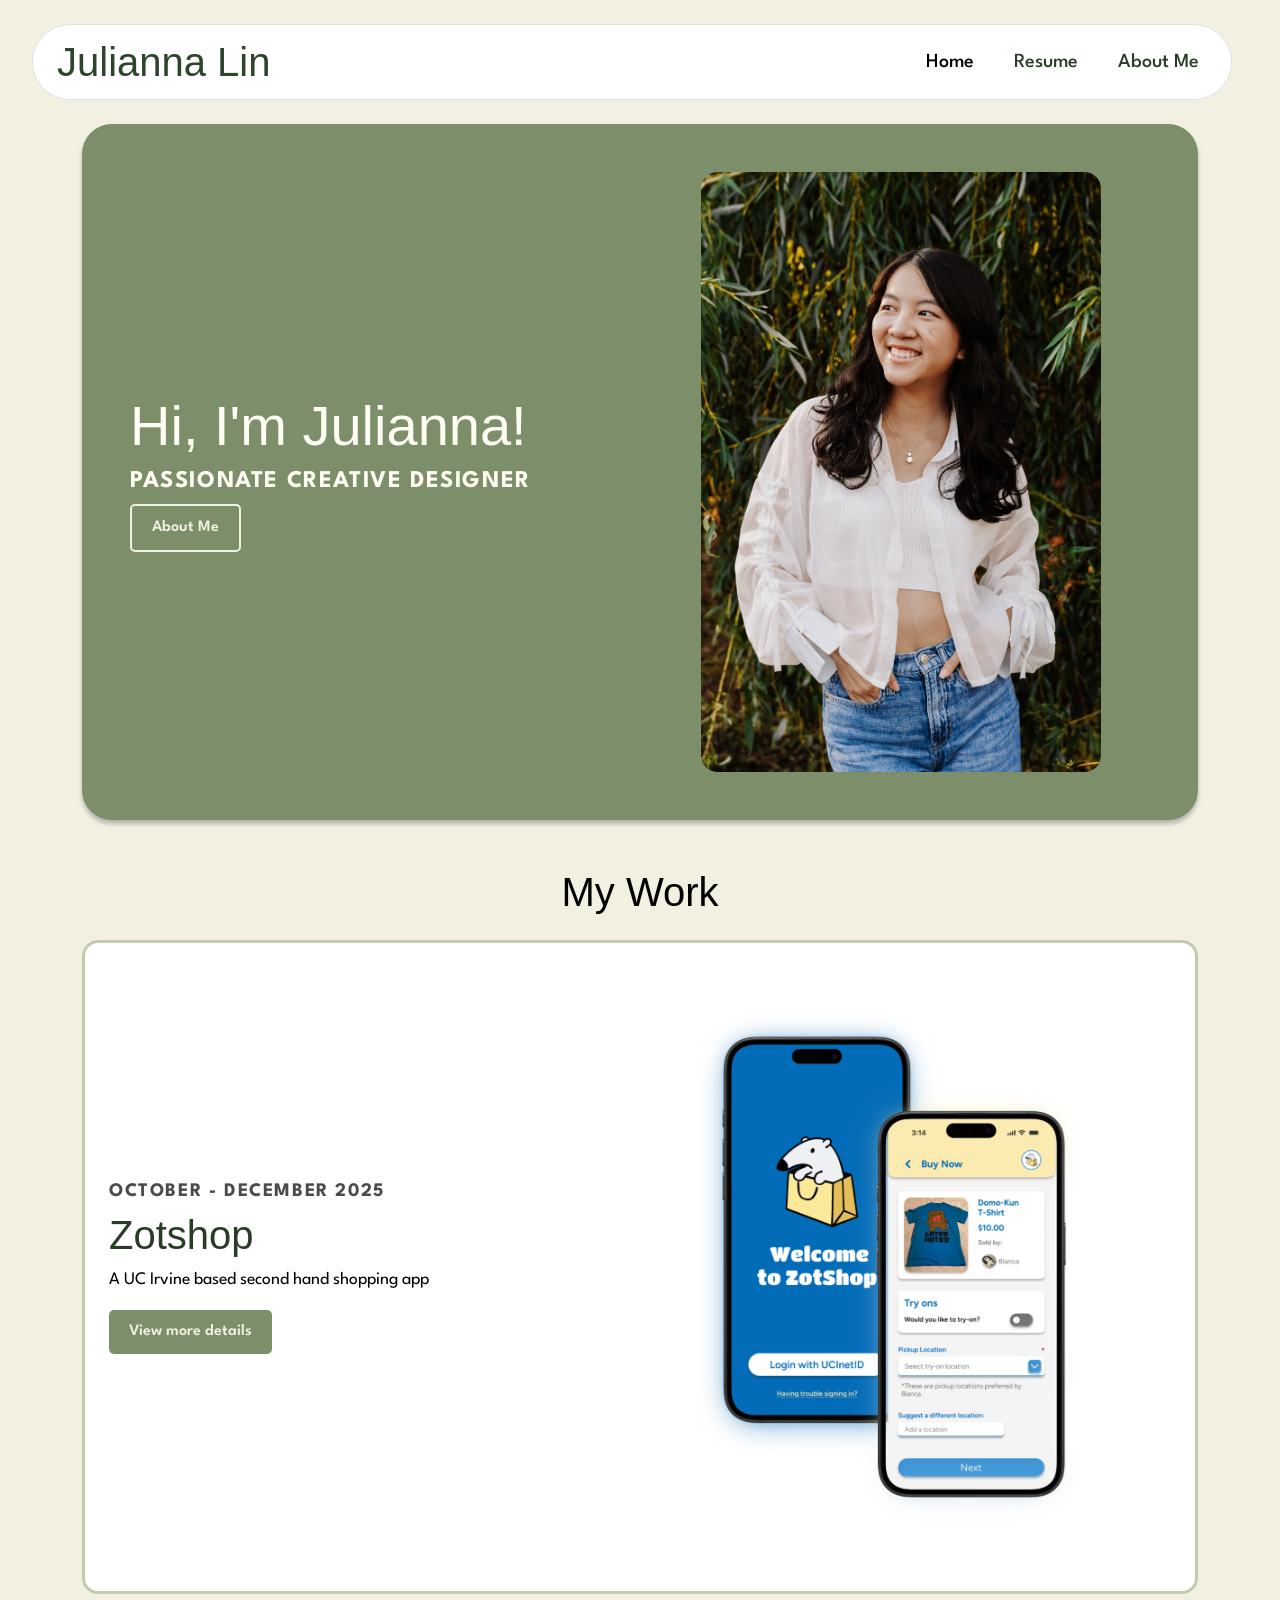
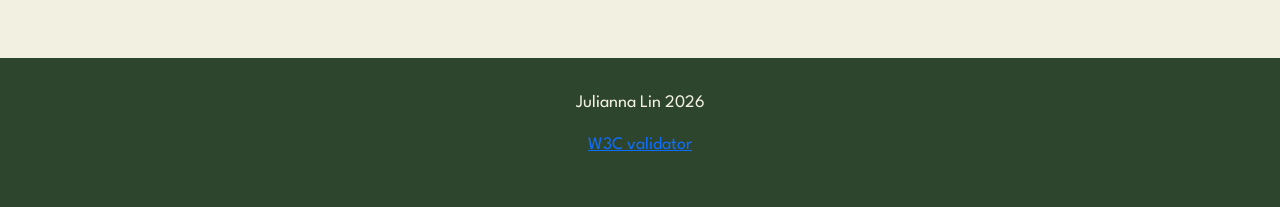
<file: index.html>
<!doctype html>
<html lang="en">

<!--
WRITTEN BY: Julianna Lin
EMAIL: juliayl6@uci.edu
-->

<head>
  <meta charset="utf-8">
  <meta name="author" content="Julianna Lin">
  <meta name="description" content="Julianna Lin's Portfolio">
  <meta name = "viewport" content = "width=device-width, initial-scale = 1">
   <!-- you would link to an external stylesheet here! -->
    <link rel = "stylesheet" href = "bootstrap-5.3.8-dist/css/bootstrap.min.css">
    
    <link rel="preconnect" href="https://fonts.googleapis.com">
        <link rel="preconnect" href="https://fonts.gstatic.com" crossorigin>
        <link href="https://fonts.googleapis.com/css2?family=Chewy&family=Inter:ital,opsz,wght@0,14..32,100..900;1,14..32,100..900&display=swap" rel="stylesheet">

        <link rel="preconnect" href="https://fonts.googleapis.com">
        <link rel="preconnect" href="https://fonts.gstatic.com" crossorigin>
        <link href="https://fonts.googleapis.com/css2?family=Chewy&family=Inter:ital,opsz,wght@0,14..32,100..900;1,14..32,100..900&family=League+Spartan:wght@100..900&display=swap" rel="stylesheet">
    <link rel="stylesheet" href="css/about.css">
  <title>Julianna Lin: Home</title>
</head>
<body>
    <nav class="navbar navbar-expand-lg navbar-light bg-white my-4 rounded-pill border">
        <div class="container-fluid px-4">
            <a class="navbar-brand nav-logo" href="#">
                <h3>Julianna Lin</h3>
            </a>
            
            <button class="navbar-toggler" type="button" data-bs-toggle="collapse" data-bs-target="#navbarNav" aria-controls="navbarNav" aria-expanded="false" aria-label="Toggle navigation">
                <span class="navbar-toggler-icon"></span>
            </button>

            <div class="collapse navbar-collapse justify-content-end" id="navbarNav">
                <ul class="navbar-nav gap-lg-4 text-center">
                    <li class="nav-item">
                        <a class="nav-link active" href="index.html">Home</a>
                    </li>
                    <li class="nav-item">
                        <a class="nav-link" href="https://drive.google.com/file/d/1GRPwN3dDpVvSD2RzSdVr0kmDmrTV7YCr/view?usp=sharing" target="_blank" rel="noopener noreferrer">Resume</a>
                    </li>
                    <li class="nav-item">
                        <a class="nav-link" href="aboutme.html">About Me</a>
                    </li>
                </ul>
            </div>
        </div>
    </nav>

    <div class = "container content">

        <div class = "hero_intro mb-5"> <!--hero section-->
            <div class = "intro_card p-4 p-md-5">
                <div class = "row align-items-center">
                    <div class = "col-md-6 text-start mb-4 mb-md-0 left_section">
                        <h1>Hi, I'm Julianna!</h1>
                        <h2>Passionate Creative Designer</h2>
                        <a class = "button-link" style="color: #F1F0E1; border: 2px solid #F1F0E1; border-radius: 5px;" href = "aboutme.html">About Me</a>
                    </div>    
                
                    <div class = "col-md-6">
                        <div class = "image-container mx-auto">
                            <img src="images/IMG_3742.JPG" alt="Picture of Juliana Lin" class = "portrait-img img-fluid">
                        </div>
                    </div>
                </div>
            </div>
        </div>


        <div class = "work mb-5">
            <h3 id = #mywork class = "mb-4 text-center">My Work</h3>

            <div class = "projectCard p-4">
                <div class = "row align-items-center w-100">
                    <div class ="col-md-6 text-start mb-4 mb-md-0 left_project">
                        <h2>October - December 2025</h2>
                        <h3 class = "text-start">Zotshop</h3>
                        <p>A UC Irvine based second hand shopping app</p>
                        <a class = "button-link" style = "text-decoration: none; color: #F1F0E1;;" href = "zotshop.html">View more details</a>
                    </div>

                    <div class = "col-md-6">
                        <div class = "image-container mx-auto">
                            <img src = "images/zotshopmockup.png" alt = "Mockups of zotshop app" class = "portrait-img img-fluid">
                        </div>
                    </div>
                </div>
            </div>
        </div>
    </div>
    <footer>
        <p>Julianna Lin 2026</p>
         <p>
        <a href="http://validator.w3.org/check?uri=referer">
        W3C validator
        </a>
    </p>
    </footer>
    <script src="https://cdn.jsdelivr.net/npm/bootstrap@5.3.2/dist/js/bootstrap.bundle.min.js"></script>

</body>
</html>
</file>
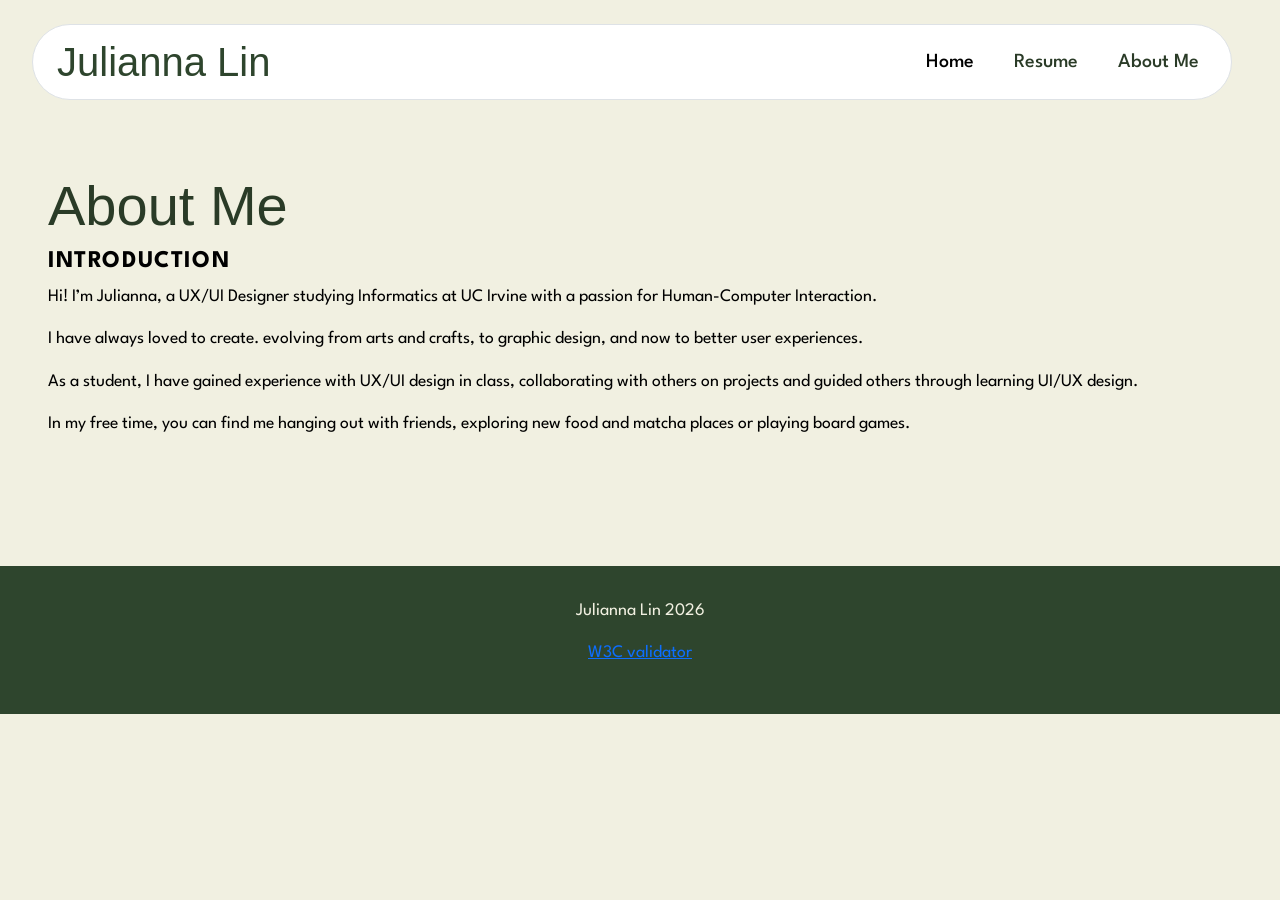
<file: aboutme.html>
<!doctype html>
<html lang="en">

<!--
WRITTEN BY: Julianna Lin
EMAIL: juliayl6@uci.edu
-->

<head>
  <meta charset="utf-8">
  <meta name="author" content="Julianna Lin">
  <meta name="description" content="Julianna Lin's Portfolio">
  <meta name = "viewport" content = "width=device-width, initial-scale = 1">
  <!-- you would also link to Bootstrap here! -->
    <link rel = "stylesheet" href = "bootstrap-5.3.8-dist/css/bootstrap.min.css">
   <!-- you would link to an external stylesheet here! -->

    <link rel="stylesheet" href="css/about.css">
    <link rel="preconnect" href="https://fonts.googleapis.com">
        <link rel="preconnect" href="https://fonts.gstatic.com" crossorigin>
        <link href="https://fonts.googleapis.com/css2?family=Chewy&family=Inter:ital,opsz,wght@0,14..32,100..900;1,14..32,100..900&display=swap" rel="stylesheet">

        <link rel="preconnect" href="https://fonts.googleapis.com">
        <link rel="preconnect" href="https://fonts.gstatic.com" crossorigin>
        <link href="https://fonts.googleapis.com/css2?family=Chewy&family=Inter:ital,opsz,wght@0,14..32,100..900;1,14..32,100..900&family=League+Spartan:wght@100..900&display=swap" rel="stylesheet">
    <link rel="stylesheet" href="css/about.css">
   
  <title>Julianna Lin: Home</title>
</head>
<body>
    <nav class="navbar navbar-expand-lg navbar-light bg-white my-4 rounded-pill border">
        <div class="container-fluid px-4">
            <a class="navbar-brand nav-logo" href="#">
                <h3>Julianna Lin</h3>
            </a>
            
            <button class="navbar-toggler" type="button" data-bs-toggle="collapse" data-bs-target="#navbarNav" aria-controls="navbarNav" aria-expanded="false" aria-label="Toggle navigation">
                <span class="navbar-toggler-icon"></span>
            </button>

            <div class="collapse navbar-collapse justify-content-end" id="navbarNav">
                <ul class="navbar-nav gap-lg-4 text-center">
                    <li class="nav-item">
                        <a class="nav-link active" href="index.html">Home</a>
                    </li>
                    <li class="nav-item">
                        <a class="nav-link" href="https://drive.google.com/file/d/1GRPwN3dDpVvSD2RzSdVr0kmDmrTV7YCr/view?usp=sharing" target="_blank" rel="noopener noreferrer">Resume</a>
                    </li>
                    <li class="nav-item">
                        <a class="nav-link" href="aboutme.html">About Me</a>
                    </li>
                </ul>
            </div>
        </div>
    </nav>



    <div class = "aboutsection"> 
        <h1 style = "color: #2A3B27;">About Me</h1>
        <h2>Introduction</h2>
        <p>Hi! I’m Julianna, a UX/UI Designer studying Informatics at UC Irvine with a passion for Human-Computer Interaction.</p>
        <p>I have always loved to create. evolving from arts and crafts, to graphic design, and now to better user experiences. </p>
        <p>As a student, I have gained experience with UX/UI design in class, collaborating with others on projects and guided others through learning UI/UX design. </p>
        <p>In my free time, you can find me hanging out with friends, exploring new food and matcha places or playing board games.</p>
    </div>

  
<footer>
    <p>Julianna Lin 2026</p>
    <p>
    <a href="http://validator.w3.org/check?uri=referer">
       W3C validator
    </a>
  </p>

</footer>
<script src="https://cdn.jsdelivr.net/npm/bootstrap@5.3.2/dist/js/bootstrap.bundle.min.js"></script>
</body>

</html>
</file>
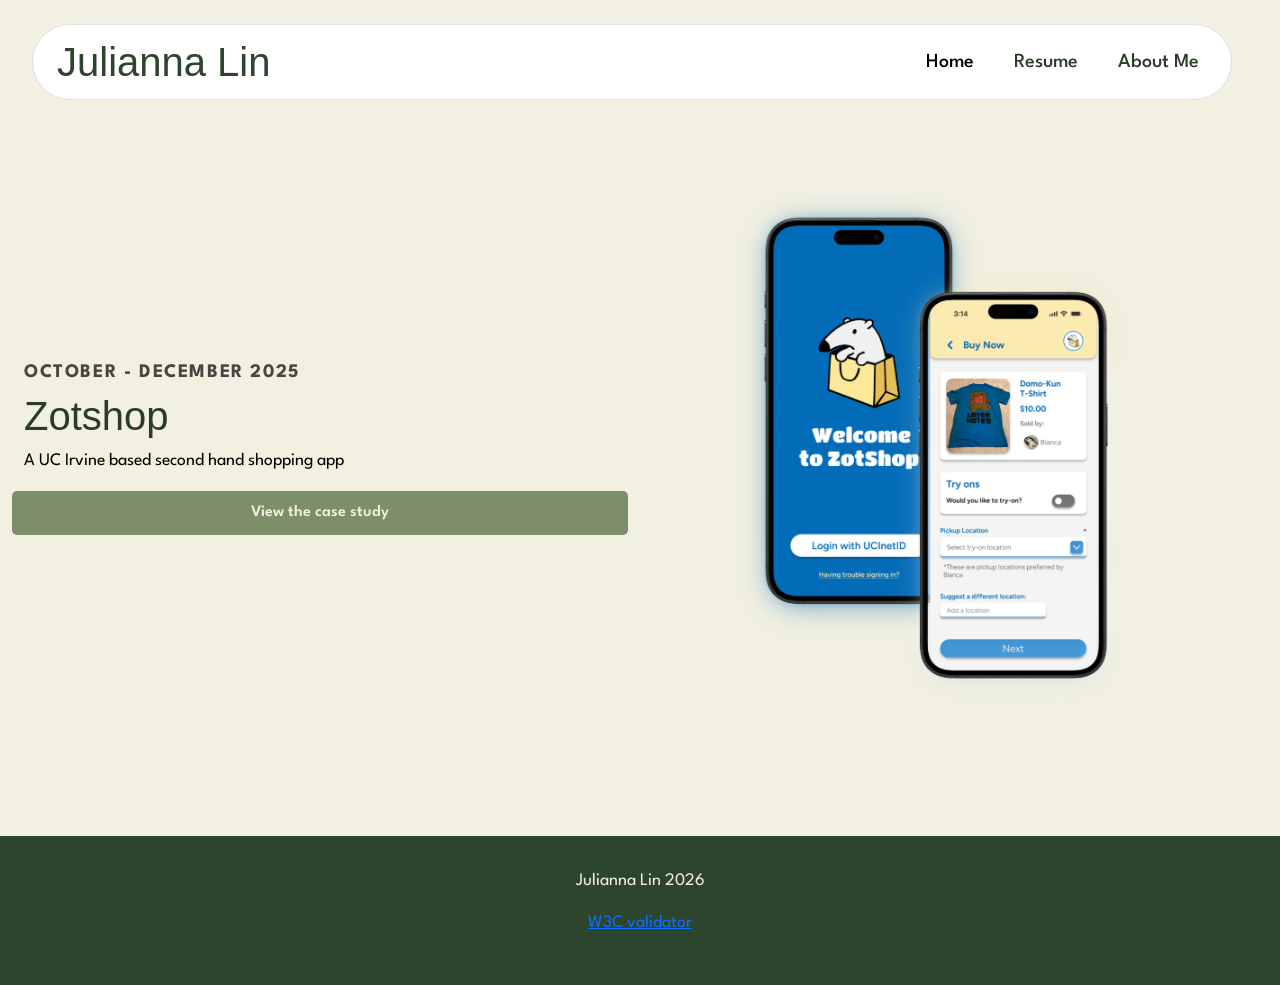
<file: zotshop.html>
<!doctype html>
<html lang="en">

<!--
WRITTEN BY: Julianna Lin
EMAIL: juliayl6@uci.edu
-->

<head>
  <meta charset="utf-8">
  <meta name="author" content="Julianna Lin">
  <meta name="description" content="Julianna Lin's Portfolio">
  <meta name = "viewport" content = "width=device-width, initial-scale = 1">
   <!-- you would link to an external stylesheet here! -->

    <link rel="preconnect" href="https://fonts.googleapis.com">
        <link rel="preconnect" href="https://fonts.gstatic.com" crossorigin>
        <link href="https://fonts.googleapis.com/css2?family=Chewy&family=Inter:ital,opsz,wght@0,14..32,100..900;1,14..32,100..900&display=swap" rel="stylesheet">

        <link rel="preconnect" href="https://fonts.googleapis.com">
        <link rel="preconnect" href="https://fonts.gstatic.com" crossorigin>
        <link href="https://fonts.googleapis.com/css2?family=Chewy&family=Inter:ital,opsz,wght@0,14..32,100..900;1,14..32,100..900&family=League+Spartan:wght@100..900&display=swap" rel="stylesheet">
   <!-- you would also link to Bootstrap here! -->
    <link rel = "stylesheet" href = "bootstrap-5.3.8-dist/css/bootstrap.min.css">
    <link rel="stylesheet" href="css/about.css">
  <title>ZotShop</title>
</head>
<body>
    <nav class="navbar navbar-expand-lg navbar-light bg-white my-4 rounded-pill border">
        <div class="container-fluid px-4">
            <a class="navbar-brand nav-logo" href="#">
                <h3>Julianna Lin</h3>
            </a>
            
            <button class="navbar-toggler" type="button" data-bs-toggle="collapse" data-bs-target="#navbarNav" aria-controls="navbarNav" aria-expanded="false" aria-label="Toggle navigation">
                <span class="navbar-toggler-icon"></span>
            </button>

            <div class="collapse navbar-collapse justify-content-end" id="navbarNav">
                <ul class="navbar-nav gap-lg-4 text-center">
                    <li class="nav-item">
                        <a class="nav-link active" href="index.html">Home</a>
                    </li>
                    <li class="nav-item">
                        <a class="nav-link" href="https://drive.google.com/file/d/1GRPwN3dDpVvSD2RzSdVr0kmDmrTV7YCr/view?usp=sharing" target="_blank" rel="noopener noreferrer">Resume</a>
                    </li>
                    <li class="nav-item">
                        <a class="nav-link" href="aboutme.html">About Me</a>
                    </li>
                </ul>
            </div>
        </div>
    </nav>

    <div class="p-4"> <!--hero section-->
        <div class = "row align-items-center w-100">
                    <div class ="col-md-6 text-start mb-4 mb-md-0 left_project">
                        <h2>October - December 2025</h2>
                        <h3 class = "text-start">Zotshop</h3>
                        <p>A UC Irvine based second hand shopping app</p>
                        <div class = "row align-items-center rowbuttons">
                            <a style = "text-decoration: none; color: #F1F0E1;;" href = "https://www.figma.com/deck/HXbWBLDeZcMzs2HAQMjUpN/ZotShop-Case-Study?node-id=26-2&t=0VVPnqi6uIFi8I1W-1" class = "button-link" target="_blank" rel="noopener noreferrer">View the case study</a>
                        </div>
                    </div>

                    <div class = "col-md-6">
                        <div class = "image-container mx-auto">
                            <img src = "images/zotshopmockup.png" alt = "Mockups of zotshop app" class = "portrait-img img-fluid">
                        </div>
                    </div>
        </div>
    </div>

  <footer>
        <p>Julianna Lin 2026</p>
        <p>
        <a href="http://validator.w3.org/check?uri=referer">
        W3C validator
        </a>
    </p>
    </footer>
    <script src="https://cdn.jsdelivr.net/npm/bootstrap@5.3.2/dist/js/bootstrap.bundle.min.js"></script>

</body>
</html>
</file>
<file: css/about.css>
body {
    background-color: #F1F0E1;
    font-family: Arial, sans-serif;
    color: #000;
}

h1 {
    font-family: 'Chewy', sans-serif;
    color: #FFFEF3; /* Hero section */
    font-size: 3.5rem; 
    font-weight: 400;
}

h2 {
    font-family: "League Spartan", sans-serif;
    font-size: 1.5rem;
    font-weight: 700;
    letter-spacing: 0.1rem;
    text-transform: uppercase;
}

h3 {
    font-family: 'Chewy', sans-serif;
    font-size: 2.5rem;
    font-weight: 400;
}

p {
    font-family: "League Spartan", sans-serif;
    font-size: 1.1rem;
}

/* Navbar Styling */
.navbar {
    border: 1px solid rgba(0, 0, 0, 0.25);
    max-width: 1200px;
    margin: 0 2rem 2rem 2rem;
}

.nav-logo h3 {
    color: #2E452D;
    font-size: 2.5rem; 
    margin: 0;
}

.nav-link {
    color: #2A3B27;
    font-family: "League Spartan";
    font-size: 1.25rem;
    font-weight: 500;
}

.intro_card {
    background: #7C8E6A;
    border-radius: 1.875rem;
    box-shadow: 0 4px 4px 0 rgba(0, 0, 0, 0.25);
    color: #FFFEF3;
}

.intro_card h1, 
.intro_card h2 {
    color: #FFFEF3; 
}

.projectCard {
    background: #FFF;
    border-radius: 1rem;
    border: 3px solid #C0CCAC;
}

.left_project h2 {
    color: #000;
    font-size: 1.2rem;
    opacity: 0.7;
}

.left_project h3 {
    color: #2A3B27;
}

.aboutsection {
    padding: 3em;

}


.button-link {
    display: inline-block; 
    text-decoration: none; 
    
    background-color: #7C8E6A; 
    color: #FFFEF3;        
    
    padding: 10px 20px; 
    border:none;
    border-radius: 5px;
    font-family: "League Spartan", sans-serif;
    font-weight: 600;
    text-align: center;
    transition: background-color 0.3s ease;
}

.button-link:hover {
    background-color: #5a6b4d;
    color: #FFFFFF;
}

/* Images */
.image-container {
    width: 100%;
    max-width: 400px;
    border-radius: 16px;
    overflow: hidden;
}

.portrait-img {
    width: 100%;
    height: auto;
    object-fit: cover;
    border-radius: 16px;
}

/* Footer */
footer {
    background-color: #2E452D;
    width: 100%; 
    padding: 2rem 0;
    margin-top: 4rem;
    text-align: center;
}

footer p {
    color: #F1F0E1;
}



@media screen and (max-width: 768px) {
    h1 { font-size: 2.5rem; }
    h2 { font-size: 1.2rem; }
    h3 { font-size: 2rem; }
    
    .nav-logo h3 {
        font-size: 2rem;
    }

    .projectCard {
        margin: 3em;
    }


}

@media screen and (max-width: 450px) {
    /*phone*/
    h1 { font-size: 2.5rem; }
    h2 { font-size: 1.2rem; }
    h3 { font-size: 2rem; }
    
    .nav-logo h3 {
        font-size: 2rem;
    }

    .projectCard {
        margin: 2em;
    }
    .intro_card {
        margin: 2em;
    }


}
</file>
